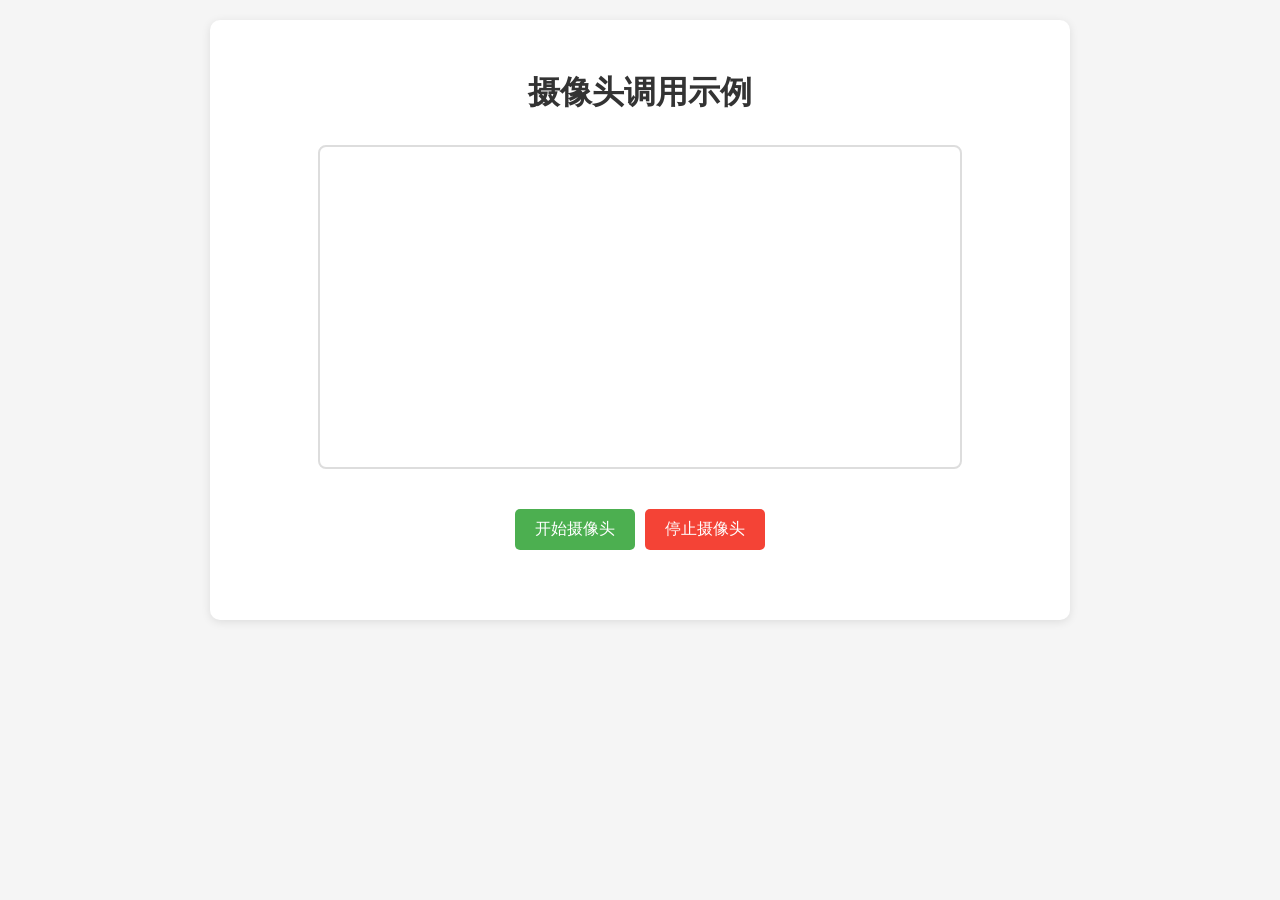
<file: camera.html>
<!DOCTYPE html>
<html lang="zh-CN">
<head>
    <meta charset="UTF-8">
    <meta name="viewport" content="width=device-width, initial-scale=1.0">
    <title>摄像头调用示例</title>
    <style>
        body {
            font-family: 'Microsoft YaHei', Arial, sans-serif;
            background-color: #f5f5f5;
            margin: 0;
            padding: 20px;
        }
        .container {
            max-width: 800px;
            margin: 0 auto;
            background-color: white;
            padding: 30px;
            border-radius: 10px;
            box-shadow: 0 2px 10px rgba(0, 0, 0, 0.1);
        }
        h1 {
            text-align: center;
            color: #333;
            margin-bottom: 30px;
        }
        .camera-container {
            display: flex;
            flex-direction: column;
            align-items: center;
            margin: 20px 0;
        }
        video {
            width: 100%;
            max-width: 640px;
            height: auto;
            border: 2px solid #ddd;
            border-radius: 8px;
            margin-bottom: 20px;
        }
        .button-container {
            display: flex;
            gap: 10px;
            margin: 20px 0;
        }
        button {
            padding: 10px 20px;
            border: none;
            border-radius: 5px;
            font-size: 16px;
            cursor: pointer;
            transition: all 0.3s ease;
        }
        .btn-primary {
            background-color: #4CAF50;
            color: white;
        }
        .btn-primary:hover {
            background-color: #45a049;
        }
        .btn-secondary {
            background-color: #f44336;
            color: white;
        }
        .btn-secondary:hover {
            background-color: #d32f2f;
        }
        .message {
            padding: 15px;
            border-radius: 5px;
            margin: 10px 0;
            font-size: 14px;
        }
        .message.error {
            background-color: #ffebee;
            color: #c62828;
            border-left: 4px solid #f44336;
        }
        .message.success {
            background-color: #e8f5e8;
            color: #2e7d32;
            border-left: 4px solid #4CAF50;
        }
        .message.info {
            background-color: #e3f2fd;
            color: #1565c0;
            border-left: 4px solid #2196F3;
        }
    </style>
</head>
<body>
    <div class="container">
        <h1>摄像头调用示例</h1>
        
        <div class="message info" id="security-info" style="display: none;">
            <strong>安全提示：</strong>摄像头访问需要在 HTTPS 或 localhost 环境下进行。
        </div>
        
        <div class="message error" id="browser-error" style="display: none;">
            <strong>浏览器不支持：</strong>请使用 Chrome、Edge 或 Firefox 浏览器并开启 HTTPS。
        </div>
        
        <div class="camera-container">
            <video id="camera-video" autoplay playsinline></video>
            <div class="button-container">
                <button class="btn-primary" onclick="startCamera()">开始摄像头</button>
                <button class="btn-secondary" onclick="stopCamera()">停止摄像头</button>
            </div>
        </div>
        
        <div class="message" id="error-message" style="display: none;"></div>
    </div>
    
    <script>
        let mediaStream = null;
        let videoElement = document.getElementById('camera-video');
        let errorMessage = document.getElementById('error-message');
        let securityInfo = document.getElementById('security-info');
        let browserError = document.getElementById('browser-error');
        
        // 检查安全上下文
        function checkSecurityContext() {
            if (!window.isSecureContext && window.location.hostname !== 'localhost' && !window.location.hostname.startsWith('127.')) {
                securityInfo.style.display = 'block';
                return false;
            }
            return true;
        }
        
        // 检查浏览器兼容性
        function checkBrowserCompatibility() {
            if (!navigator.mediaDevices || !navigator.mediaDevices.getUserMedia) {
                browserError.style.display = 'block';
                return false;
            }
            return true;
        }
        
        // 开始摄像头
        function startCamera() {
            // 检查安全上下文
            if (!checkSecurityContext()) {
                showError('摄像头访问需要在 HTTPS 或 localhost 环境下进行');
                return;
            }
            
            // 检查浏览器兼容性
            if (!checkBrowserCompatibility()) {
                showError('请使用 Chrome、Edge 或 Firefox 浏览器并开启 HTTPS');
                return;
            }
            
            // 清除之前的错误信息
            hideError();
            
            // 配置摄像头参数
            const constraints = {
                video: {
                    facingMode: 'user' // 优先使用前置摄像头
                },
                audio: false
            };
            
            // 请求摄像头权限
            navigator.mediaDevices.getUserMedia(constraints)
                .then(stream => {
                    mediaStream = stream;
                    videoElement.srcObject = stream;
                    showSuccess('摄像头已成功启动');
                })
                .catch(error => {
                    handleCameraError(error);
                });
        }
        
        // 停止摄像头
        function stopCamera() {
            if (mediaStream) {
                mediaStream.getTracks().forEach(track => {
                    track.stop();
                });
                mediaStream = null;
                videoElement.srcObject = null;
                showSuccess('摄像头已停止');
            } else {
                showError('摄像头未启动');
            }
        }
        
        // 处理摄像头错误
        function handleCameraError(error) {
            console.error('摄像头错误:', error);
            
            switch (error.name) {
                case 'NotAllowedError':
                    showError('摄像头权限被拒绝，请在浏览器设置中允许访问摄像头');
                    break;
                case 'NotFoundError':
                    showError('未找到摄像头设备，请确保摄像头已连接');
                    break;
                case 'NotReadableError':
                    showError('摄像头被其他应用占用，请关闭其他使用摄像头的应用');
                    break;
                case 'OverconstrainedError':
                    showError('摄像头设备无法满足要求，请尝试使用其他摄像头');
                    break;
                default:
                    showError('无法访问摄像头，请检查权限设置和设备连接。错误: ' + error.message);
            }
        }
        
        // 显示错误信息
        function showError(message) {
            errorMessage.className = 'message error';
            errorMessage.textContent = message;
            errorMessage.style.display = 'block';
        }
        
        // 显示成功信息
        function showSuccess(message) {
            errorMessage.className = 'message success';
            errorMessage.textContent = message;
            errorMessage.style.display = 'block';
            
            // 3秒后自动隐藏成功信息
            setTimeout(() => {
                hideError();
            }, 3000);
        }
        
        // 隐藏错误信息
        function hideError() {
            errorMessage.style.display = 'none';
        }
        
        // 页面加载时检查环境
        window.addEventListener('DOMContentLoaded', function() {
            checkSecurityContext();
            checkBrowserCompatibility();
        });
    </script>
</body>
</html>
</file>
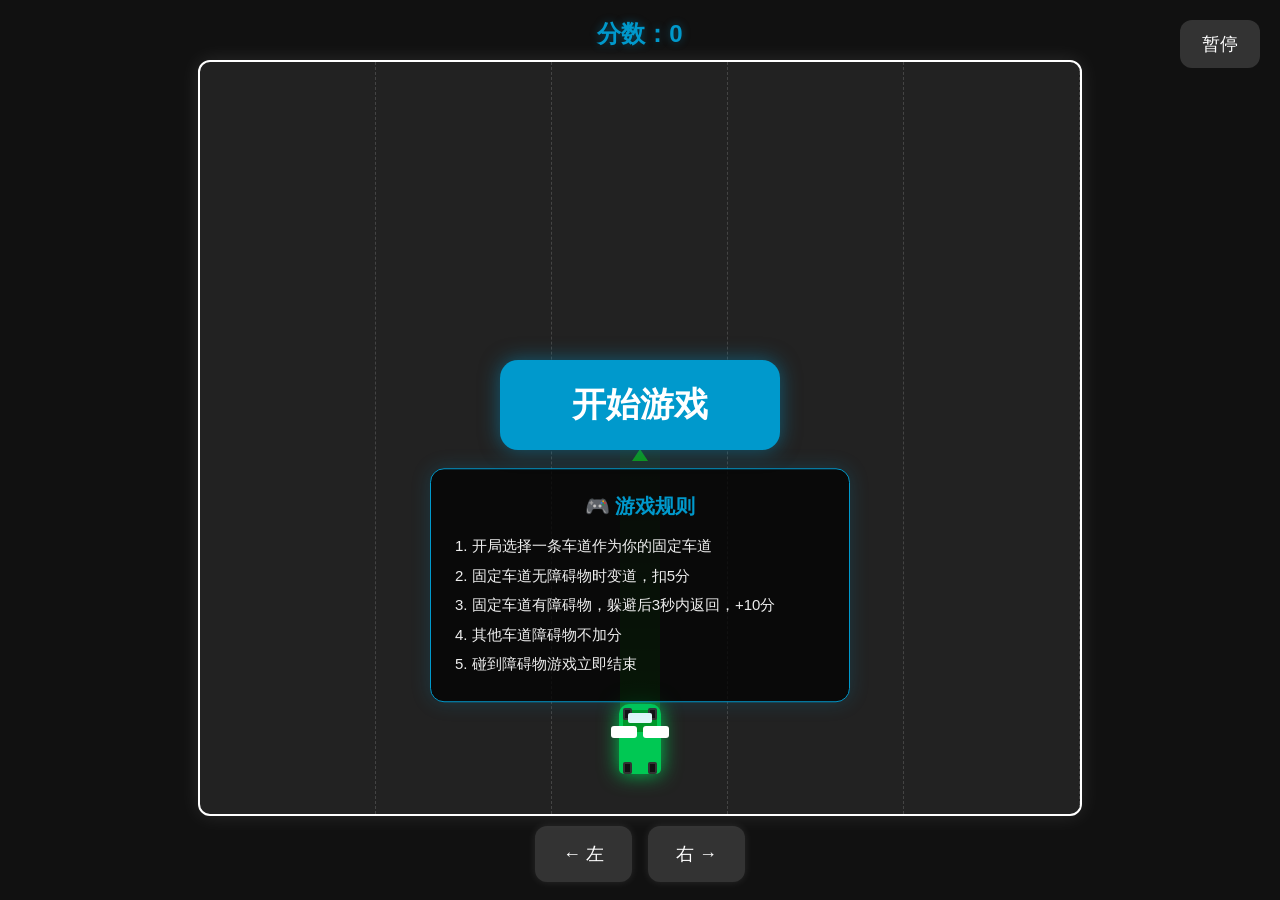
<file: 手动控制.html>
<!DOCTYPE html>
<html lang="zh-CN">
<head>
<meta charset="UTF-8">
<meta name="viewport" content="width=device-width, initial-scale=1.0, user-scalable=no, maximum-scale=1.0, minimum-scale=1.0">
<meta name="screen-orientation" content="landscape">
<meta name="x5-orientation" content="landscape">
<title>5车道避障游戏</title>
<style>
    *{margin:0;padding:0;box-sizing:border-box;}
    html,body{
        width:100%;height:100%;background:#111;color:#fff;
        font-family:Arial,sans-serif;overflow:hidden;
        touch-action:manipulation;
        -webkit-text-size-adjust:100%;
    }
    #portraitTip{
        position:fixed;top:0;left:0;width:100%;height:100%;
        background:#111;z-index:9999;display:none;
        flex-direction:column;justify-content:center;align-items:center;
        color:#09c;font-size:20px;text-align:center;
    }
    @keyframes rotatePhone{
        0%{transform:rotate(0deg);}50%{transform:rotate(90deg);}100%{transform:rotate(0deg);}
    }
    .box{
        width:100%;height:100%;max-width:900px;margin:0 auto;
        display:flex;flex-direction:column;padding:8px;
    }
    .top-info{
        font-size:24px;font-weight:bold;padding:10px 0;text-align:center;
        color:#09c;text-shadow:0 0 8px rgba(0,153,204,0.4);flex-shrink:0;
    }
    .road{
        flex:1;background:#222;border:2px solid #fff;border-radius:12px;
        position:relative;overflow:hidden;min-height:200px;
        box-shadow:0 0 20px rgba(255,255,255,0.1);
    }
    .lane{
        position:absolute;width:20%;height:100%;border-right:1px dashed #444;
    }
    .virtual-straight {
        position:absolute;width:40px;height:300px;bottom:100px;
        background:linear-gradient(to top,rgba(0,255,0,0.25),transparent);
        border-radius:4px;pointer-events:none;margin-left:-20px;z-index:1;
    }
    .virtual-straight::after {
        content:"";position:absolute;top:10px;left:50%;transform:translateX(-50%);
        width:0;height:0;border-left:10px solid transparent;border-right:10px solid transparent;
        border-bottom:16px solid rgba(0,255,0,0.6);
    }
    .virtual-straight::before {
        content:"";position:absolute;top:35px;left:50%;transform:translateX(-50%);
        width:0;height:0;border-left:8px solid transparent;border-right:8px solid transparent;
        border-bottom:12px solid rgba(0,255,0,0.5);
    }
    .car {
        width:42px;height:70px;background:#00c853;position:absolute;bottom:40px;
        transition:left 0.14s ease;border-radius:10px 10px 5px 5px;margin-left:-21px;
        box-shadow:0 0 20px #00c853;z-index:2;
        animation:carFloat 0.4s infinite alternate ease-in-out;
    }
    @keyframes carFloat {
        from{transform:translateY(0);}to{transform:translateY(-1.5px);}
    }
    .car::before {
        content:"";position:absolute;top:6px;left:50%;transform:translateX(-50%);
        width:34px;height:22px;background:#009629;border-radius:6px;
    }
    .car::after {
        content:"";position:absolute;top:9px;left:50%;transform:translateX(-50%);
        width:24px;height:10px;background:#e0f7fa;border-radius:2px;
        box-shadow:-16px 14px 0 1px #fff,16px 14px 0 1px #fff;
    }
    .wheel {
        position:absolute;width:9px;height:12px;background:#111;
        border:2px solid #333;border-radius:2px;
    }
    .fl{top:4px;left:4px;}.fr{top:4px;right:4px;}
    .rl{bottom:0;left:4px;}.rr{bottom:0;right:4px;}
    .obs{
        width:40px;height:40px;background:#f30;position:absolute;border-radius:6px;
        margin-left:-20px;box-shadow:0 0 12px #f30;z-index:1;
    }
    .over{
        position:absolute;top:50%;left:50%;transform:translate(-50%,-50%);
        font-size:40px;color:#f00;font-weight:bold;display:none;z-index:10;
        text-shadow:0 0 10px #f00;
    }
    .ctrl{
        display:flex;gap:16px;justify-content:center;margin:10px 0;flex-shrink:0;
    }
    .ctrl button{
        padding:16px 28px;font-size:18px;background:#333;color:#fff;
        border:none;border-radius:12px;transition:0.2s;
        box-shadow:0 0 8px rgba(255,255,255,0.1);-webkit-tap-highlight-color:transparent;
    }
    .ctrl button:active{background:#555;transform:scale(0.95);}
    #startBtn{
        position:absolute;top:45%;left:50%;transform:translate(-50%,-50%);
        width:280px;height:90px;font-size:34px;background:#09c;color:#fff;
        font-weight:bold;border:none;border-radius:18px;z-index:99;
        box-shadow:0 0 20px rgba(0,153,204,0.5);transition:0.2s;
        -webkit-tap-highlight-color:transparent;
    }
    #startBtn:active{transform:translate(-50%,-50%) scale(0.95);}

    .rule-box{
        position:absolute;top:65%;left:50%;transform:translate(-50%,-50%);
        background:rgba(0,0,0,0.75);padding:20px 24px;border-radius:14px;
        border:1px solid #09c;font-size:15px;line-height:1.7;color:#eee;
        z-index:98;width:90%;max-width:420px;text-align:left;
        box-shadow:0 0 20px rgba(0,153,204,0.2);
    }
    .rule-box h4{
        text-align:center;margin-bottom:10px;color:#09c;font-size:20px;
    }
    .rule-box p{
        margin:4px 0;
    }

    .lane-select{
        position:absolute;top:35%;left:50%;transform:translate(-50%,-50%);
        background:rgba(0,0,0,0.85);padding:22px;border-radius:14px;
        border:2px solid #09c;z-index:100;display:none;
        box-shadow:0 0 30px rgba(0,153,204,0.3);width:90%;max-width:400px;
    }
    .lane-select h4{
        text-align:center;margin-bottom:16px;font-size:22px;color:#09c;
    }
    .lane-buttons{
        display:flex;gap:10px;justify-content:center;
        flex-wrap:nowrap !important;white-space:nowrap;
    }
    .lane-btn{
        width:60px;height:60px;line-height:60px;text-align:center;
        background:#333;border:2px solid #666;border-radius:12px;
        font-size:18px;cursor:pointer;transition:0.2s;
        flex-shrink:0;
    }
    .lane-btn.active{
        background:#09c;border-color:#fff;box-shadow:0 0 10px #09c;
    }
    .confirm-lane{
        margin-top:16px;padding:12px 0;font-size:18px;background:#09c;
        border:none;border-radius:12px;color:#fff;cursor:pointer;transition:0.2s;
        width:100%;
    }

    #pauseBtn{
        position:absolute;top:20px;right:20px;z-index:90;padding:12px 22px;
        font-size:18px;background:#333;color:#fff;border:none;border-radius:12px;
        cursor:pointer;transition:0.2s;
        -webkit-tap-highlight-color:transparent;
    }
    .pause-mask{
        position:absolute;top:0;left:0;width:100%;height:100%;
        background:rgba(0,0,0,0.85);z-index:80;display:none;
        justify-content:center;align-items:center;
    }
    .pause-text{
        font-size:56px;color:#fff;font-weight:bold;text-shadow:0 0 10px #09c;
    }
    #resumeBtn{
        margin-top:24px;padding:14px 30px;font-size:22px;background:#09c;
        border:none;border-radius:14px;color:#fff;cursor:pointer;
    }
    .score-add{
        position:absolute;color:#ffff00;font-size:28px;font-weight:bold;
        z-index:5;opacity:0.2;pointer-events:none;
        animation:scoreFloat 1s ease-out forwards;
    }
    .score-sub{
        position:absolute;color:#ff4444;font-size:28px;font-weight:bold;
        z-index:5;opacity:0.2;pointer-events:none;
        animation:scoreFloat 1s ease-out forwards;
    }
    @keyframes scoreFloat {
        0%{transform:translateY(0);opacity:0.2;}
        50%{transform:translateY(-20px);opacity:0.2;}
        100%{transform:translateY(-40px);opacity:0;}
    }
    @media screen and (max-width:768px) and (orientation:portrait){
        .box{display:none;}#portraitTip{display:flex;}
    }
</style>
</head>
<body>

<div id="portraitTip">
    <div style="animation:rotatePhone 1.5s infinite;font-size:60px;margin-bottom:20px">📱</div>
    <p>请横屏游玩</p>
</div>

<div class="box">
    <div class="top-info">分数：<span id="score">0</span></div>
    <div class="over" id="over">游戏结束</div>
    <div class="road">
        <div class="lane" style="left:0"></div>
        <div class="lane" style="left:20%"></div>
        <div class="lane" style="left:40%"></div>
        <div class="lane" style="left:60%"></div>
        <div class="lane" style="left:80%"></div>
        <div id="virtualStraight" class="virtual-straight"></div>
        <div class="car" id="car">
            <div class="wheel fl"></div><div class="wheel fr"></div>
            <div class="wheel rl"></div><div class="wheel rr"></div>
        </div>
    </div>
    <div class="ctrl">
        <button onclick="moveLeft()">← 左</button>
        <button onclick="moveRight()">右 →</button>
    </div>
</div>

<button id="startBtn">开始游戏</button>

<div class="rule-box">
    <h4>🎮 游戏规则</h4>
    <p>1. 开局选择一条车道作为你的固定车道</p>
    <p>2. 固定车道无障碍物时变道，扣5分</p>
    <p>3. 固定车道有障碍物，躲避后3秒内返回，+10分</p>
    <p>4. 其他车道障碍物不加分</p>
    <p>5. 碰到障碍物游戏立即结束</p>
</div>

<div class="lane-select" id="laneSelect">
    <h4>选择初始车道</h4>
    <div class="lane-buttons">
        <div class="lane-btn" data-lane="0">1</div>
        <div class="lane-btn" data-lane="1">2</div>
        <div class="lane-btn active" data-lane="2">3</div>
        <div class="lane-btn" data-lane="3">4</div>
        <div class="lane-btn" data-lane="4">5</div>
    </div>
    <button class="confirm-lane" onclick="confirmLane()">确认选择</button>
</div>

<button id="pauseBtn">暂停</button>
<div class="pause-mask" id="pauseMask">
    <div>
        <div class="pause-text">游戏暂停</div>
        <button id="resumeBtn" onclick="resumeGame()">继续游戏</button>
    </div>
</div>

<script>
const car = document.getElementById('car');
const road = document.querySelector('.road');
const scoreText = document.getElementById('score');
const overText = document.getElementById('over');
const startBtn = document.getElementById('startBtn');
const ruleBox = document.querySelector('.rule-box');
const virtualStraight = document.getElementById('virtualStraight');
const laneSelect = document.getElementById('laneSelect');
const laneButtons = document.querySelectorAll('.lane-btn');
const pauseBtn = document.getElementById('pauseBtn');
const pauseMask = document.getElementById('pauseMask');

function getLaneCenter(){
    let w = road.clientWidth;
    return [w*0.1, w*0.3, w*0.5, w*0.7, w*0.9];
}

let laneCenter = getLaneCenter();
let currentLane = 2;
let targetLane = 2;
let score = 0;
let speed = 1.2;
let gameRunning = false;
let obsList = [];
let lastAvoidObsTime = 0;
let gamePaused = false;
let animationFrameId = 0;

car.style.left = laneCenter[currentLane] + 'px';
virtualStraight.style.left = laneCenter[currentLane] + 'px';

window.addEventListener('resize', ()=>{
    laneCenter = getLaneCenter();
    car.style.left = laneCenter[currentLane] + 'px';
    virtualStraight.style.left = laneCenter[currentLane] + 'px';
    checkOrientation();
});

function checkOrientation(){
    if(window.innerWidth < window.innerHeight && window.innerWidth <= 768){
        document.getElementById('portraitTip').style.display = 'flex';
        document.querySelector('.box').style.display = 'none';
    }else{
        document.getElementById('portraitTip').style.display = 'none';
        document.querySelector('.box').style.display = 'flex';
    }
}
checkOrientation();

laneButtons.forEach(btn => {
    btn.addEventListener('click', () => {
        laneButtons.forEach(b => b.classList.remove('active'));
        btn.classList.add('active');
        targetLane = parseInt(btn.dataset.lane);
    });
});

function confirmLane() {
    currentLane = targetLane;
    car.style.left = laneCenter[currentLane] + 'px';
    virtualStraight.style.left = laneCenter[currentLane] + 'px';
    laneSelect.style.display = 'none';
    spawnObs();
    gameLoop();
}

// 判断目标车道是否有障碍物
function hasObstacleInTargetLane() {
    return obsList.some(obj => obj.lane === targetLane);
}

// 扣分动画
function showScoreSub() {
    const sub = document.createElement('div');
    sub.className = 'score-sub';
    sub.textContent = '-5';
    sub.style.left = (parseFloat(car.style.left) + 10) + 'px';
    sub.style.top = (parseFloat(car.style.top) - 20) + 'px';
    road.appendChild(sub);
    setTimeout(() => sub.remove(), 1000);
}

function moveLeft(){
    if(!gameRunning || gamePaused) return;

    // 目标车道没障碍物 → 变道扣5分
    if (currentLane === targetLane && !hasObstacleInTargetLane()) {
        score -= 5;
        scoreText.textContent = score;
        showScoreSub();
    }

    if(currentLane > 0) currentLane--;
    car.style.left = laneCenter[currentLane] + 'px';
    virtualStraight.style.left = laneCenter[currentLane] + 'px';
    checkBackToTargetLane();
}
function moveRight(){
    if(!gameRunning || gamePaused) return;

    // 目标车道没障碍物 → 变道扣5分
    if (currentLane === targetLane && !hasObstacleInTargetLane()) {
        score -= 5;
        scoreText.textContent = score;
        showScoreSub();
    }

    if(currentLane < 4) currentLane++;
    car.style.left = laneCenter[currentLane] + 'px';
    virtualStraight.style.left = laneCenter[currentLane] + 'px';
    checkBackToTargetLane();
}

// 只有自己车道避障回来才加分
function checkBackToTargetLane() {
    if (!gameRunning || gamePaused) return;
    if (lastAvoidObsTime <= 0) return;

    if (currentLane === targetLane && (Date.now() - lastAvoidObsTime) <= 3000) {
        score += 10;
        scoreText.textContent = score;
        showScoreAdd();
        lastAvoidObsTime = 0;
    }
}

function showScoreAdd() {
    const scoreAdd = document.createElement('div');
    scoreAdd.className = 'score-add';
    scoreAdd.textContent = '+10';
    scoreAdd.style.left = (parseFloat(car.style.left) + 10) + 'px';
    scoreAdd.style.top = (parseFloat(car.style.top) - 20) + 'px';
    road.appendChild(scoreAdd);
    setTimeout(() => scoreAdd.remove(), 1000);
}

// ✅ 障碍物减少（间隔变大）
function spawnObs(){
    if(!gameRunning || gamePaused) return;
    let lane = Math.floor(Math.random()*5);
    let div = document.createElement('div');
    div.className = 'obs';
    div.style.left = laneCenter[lane] + 'px';
    div.style.top = '0px';
    road.appendChild(div);
    obsList.push({el:div, lane:lane});

    // 障碍物生成间隔变大 → 更少
    let baseDelay = 900 - 50 * (speed - 1.2);
    let minDelay = Math.max(400, baseDelay);
    setTimeout(spawnObs, minDelay + Math.random()*150);
}

function gameLoop(){
    if(!gameRunning || gamePaused) return;
    speed += 0.0012;

    obsList.forEach((obj,i)=>{
        let y = parseFloat(obj.el.style.top) + speed;
        obj.el.style.top = y + 'px';

        if(y > road.clientHeight){
            obj.el.remove();
            obsList.splice(i,1);
            score++;
            scoreText.textContent = score;
            
            if (obj.lane === targetLane) {
                lastAvoidObsTime = Date.now();
            }
        }

        if(obj.lane === currentLane && y > road.clientHeight - 120 && y < road.clientHeight - 40){
            gameOver();
        }
    });
    animationFrameId = requestAnimationFrame(gameLoop);
}

function gameOver(){
    gameRunning = false;
    gamePaused = false;
    cancelAnimationFrame(animationFrameId);
    overText.style.display = 'block';
    startBtn.style.display = 'block';
    startBtn.textContent = '重新开始';
    ruleBox.style.display = 'block';
    pauseBtn.style.display = 'none';
    
    // 存储得分到localStorage
    if (score > 0) {
        const currentHighScore = localStorage.getItem('manualCarHighScore') || 0;
        if (score > parseInt(currentHighScore)) {
            localStorage.setItem('manualCarHighScore', score.toString());
            alert(`新的最高分！得分：${score}`);
        }
    }
}

function pauseGame() {
    if (!gameRunning) return;
    gamePaused = true;
    pauseMask.style.display = 'flex';
    cancelAnimationFrame(animationFrameId);
}

function resumeGame() {
    if (!gameRunning) return;
    gamePaused = false;
    pauseMask.style.display = 'none';
    gameLoop();
}

pauseBtn.addEventListener('click', pauseGame);

startBtn.addEventListener('click',()=>{
    if(gameRunning) return;
    obsList.forEach(o=>o.el.remove());
    obsList = [];
    score = 0;
    scoreText.textContent = '0';
    speed = 1.2;
    targetLane = 2;
    currentLane = 2;
    lastAvoidObsTime = 0;
    gamePaused = false;
    
    car.style.left = laneCenter[currentLane] + 'px';
    virtualStraight.style.left = laneCenter[currentLane] + 'px';
    overText.style.display = 'none';
    startBtn.style.display = 'none';
    ruleBox.style.display = 'none';
    gameRunning = true;
    pauseBtn.style.display = 'block';
    pauseMask.style.display = 'none';

    laneSelect.style.display = 'block';
    laneButtons.forEach(b => b.classList.remove('active'));
    laneButtons[targetLane].classList.add('active');
});
</script>
</body>
</html>
</file>
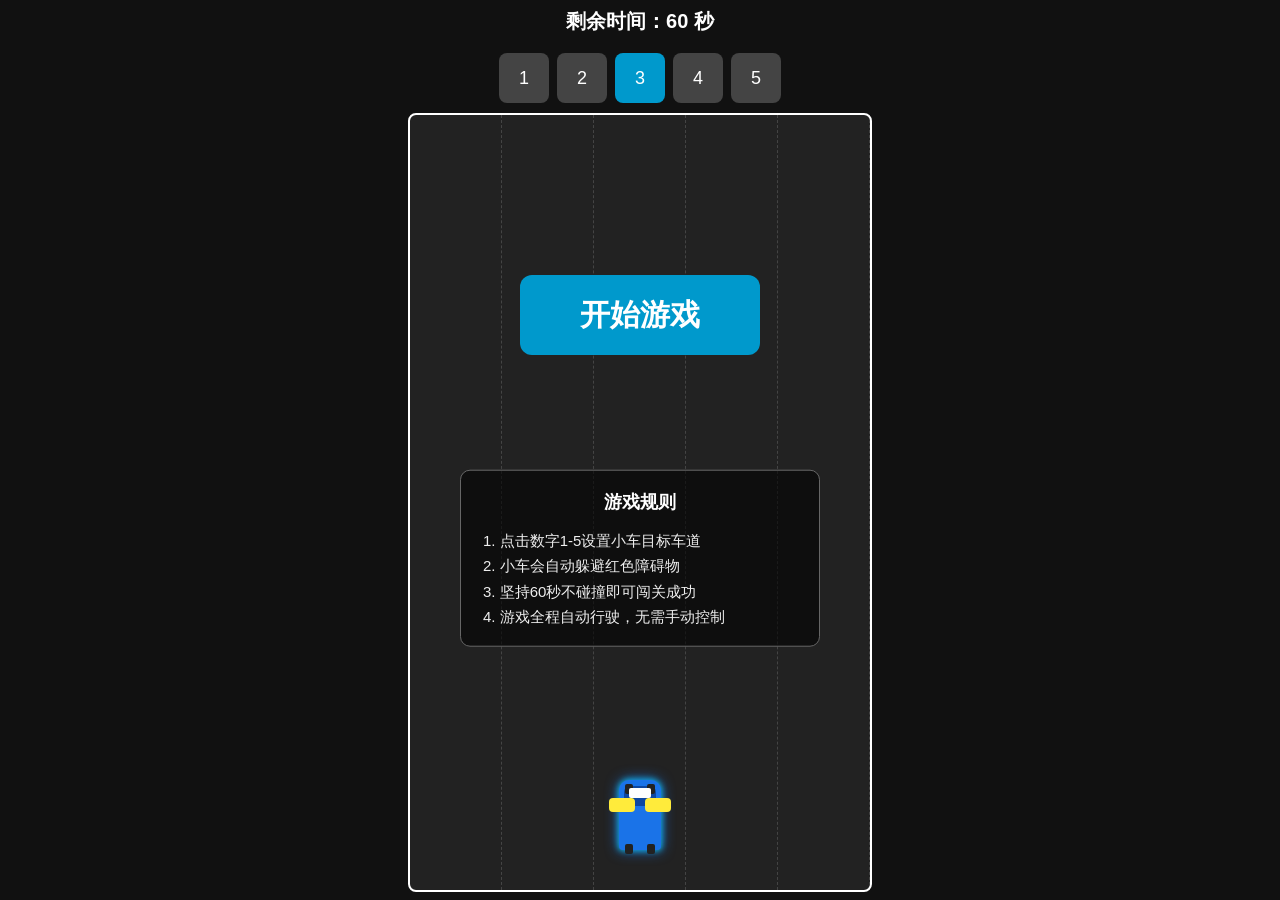
<file: 智能驾驶.html>
<!DOCTYPE html>
<html lang="zh-CN">
<head>
<meta charset="UTF-8">
<meta name="viewport" content="width=device-width, initial-scale=1.0, user-scalable=no">
<title>5车道自动避障</title>
<style>
    *{margin:0;padding:0;box-sizing:border-box;}
    html,body{
        width:100%;
        height:100%;
        background:#111;
        color:#fff;
        font-family:Arial,sans-serif;
        overflow:hidden;
    }
    .box{
        width:100%;max-width:480px;height:100%;
        margin:0 auto;display:flex;flex-direction:column;padding:8px;
    }
    
    .time-box {
        font-size:20px;font-weight:bold;margin-bottom:8px;text-align:center;
    }

    .road{
        flex:1;background:#222;border:2px solid #fff;border-radius:8px;
        position:relative;overflow:hidden;min-height:300px;
    }
    .lane{
        position:absolute;width:20%;height:100%;border-right:1px dashed #444;
    }

    .virtual-straight {
        position: absolute;
        width: 40px;
        height: 300px;
        bottom: 100px;
        background: linear-gradient(to top, rgba(0,255,0,0.25), transparent);
        border-radius: 4px;
        pointer-events: none;
        margin-left: -20px;
        z-index: 1;
        display: none;
    }

    /* 虚拟车道箭头 */
    .virtual-straight::after {
        content: "";
        position: absolute;
        top: 10px;
        left: 50%;
        transform: translateX(-50%);
        width: 0;
        height: 0;
        border-left: 10px solid transparent;
        border-right: 10px solid transparent;
        border-bottom: 16px solid rgba(0, 255, 0, 0.6);
    }
    .virtual-straight::before {
        content: "";
        position: absolute;
        top: 35px;
        left: 50%;
        transform: translateX(-50%);
        width: 0;
        height: 0;
        border-left: 8px solid transparent;
        border-right: 8px solid transparent;
        border-bottom: 12px solid rgba(0, 255, 0, 0.5);
    }

    /* 更形象的小车样式 */
    .car {
        width: 42px;
        height: 70px;
        background: #1a73e8;
        position: absolute;
        bottom: 40px;
        transition: left 0.14s ease;
        border-radius: 10px 10px 4px 4px;
        margin-left: -21px;
        box-shadow: 0 0 14px #1a73e8, 0 0 6px #0ff;
        z-index: 2;
        /* 前进动画：轻微上下浮动 */
        animation: carMove 0.4s infinite alternate ease-in-out;
    }

    /* 前进浮动动画 */
    @keyframes carMove {
        from { transform: translateY(0); }
        to   { transform: translateY(-1px); }
    }

    /* 车头 */
    .car::before {
        content: "";
        position: absolute;
        top: 6px;
        left: 50%;
        transform: translateX(-50%);
        width: 32px;
        height: 20px;
        background: #0d47a1;
        border-radius: 6px;
    }

    /* 挡风玻璃 + 车灯 */
    .car::after {
        content: "";
        position: absolute;
        top: 8px;
        left: 50%;
        transform: translateX(-50%);
        width: 22px;
        height: 10px;
        background: #fff;
        border-radius: 2px;
        box-shadow: 
            -18px 12px 0 2px #ffeb3b, /* 左车灯 */
             18px 12px 0 2px #ffeb3b; /* 右车灯 */
        animation: lightFlash 1.2s infinite alternate;
    }

    /* 车灯呼吸效果 */
    @keyframes lightFlash {
        from { opacity: 0.8; }
        to   { opacity: 1; box-shadow: -18px 12px 0 3px #ff0, 18px 12px 0 3px #ff0; }
    }

    /* 车轮 */
    .car-wheel {
        position: absolute;
        width: 8px;
        height: 10px;
        background: #222;
        border-radius: 2px;
        bottom: -4px;
    }
    .wheel1{ left:6px; }
    .wheel2{ right:6px; }
    .wheel3{ left:6px; top:4px; }
    .wheel4{ right:6px; top:4px; }

    .obs{
        width:40px;height:40px;background:#f30;
        position:absolute;border-radius:4px;
        margin-left:-20px;box-shadow:0 0 10px #f30;z-index:1;
    }
    .finish{
        position:absolute;top:50%;left:50%;
        transform:translate(-50%,-50%);
        font-size:32px;color:#0f0;font-weight:bold;
        display:none;text-align:center;z-index:10;
    }
    .panel{
        display:flex;gap:8px;justify-content:center;margin:10px 0;
    }
    .laneBtn{
        width:50px;height:50px;font-size:18px;
        background:#444;color:#fff;border:none;border-radius:8px;
    }
    .laneBtn.active{ background:#09c; }

    #startBtn{
        position:absolute;top:35%;left:50%;transform:translate(-50%,-50%);
        width:240px;height:80px;font-size:30px;background:#09c;color:#fff;
        font-weight:bold;border:none;border-radius:12px;z-index:99;
    }

    .rule-box{
        position:absolute;top:62%;left:50%;transform:translate(-50%,-50%);
        background:rgba(0,0,0,0.6);padding:16px 22px;border-radius:10px;
        border:1px solid #666;font-size:15px;line-height:1.7;color:#eee;
        z-index:98;width:90%;max-width:360px;text-align:left;
    }
    .rule-box h4{
        text-align:center;margin-bottom:10px;color:#fff;font-size:18px;
    }
</style>
</head>
<body>

<div class="box">
    <div class="time-box">剩余时间：<span id="time">60</span> 秒</div>
    <div class="finish" id="finish">闯关成功！</div>

    <div class="panel">
        <button class="laneBtn" data-lane="0">1</button>
        <button class="laneBtn" data-lane="1">2</button>
        <button class="laneBtn active" data-lane="2">3</button>
        <button class="laneBtn" data-lane="3">4</button>
        <button class="laneBtn" data-lane="4">5</button>
    </div>

    <div class="road">
        <div class="lane" style="left:0"></div>
        <div class="lane" style="left:20%"></div>
        <div class="lane" style="left:40%"></div>
        <div class="lane" style="left:60%"></div>
        <div class="lane" style="left:80%"></div>
        <div id="virtualStraight" class="virtual-straight"></div>
        <canvas id="curveCanvas" style="position:absolute; bottom:100px; left:0; width:100%; height:300px; pointer-events:none; z-index:1; display: none;"></canvas>
        
        <div class="car" id="car">
            <div class="car-wheel wheel1"></div>
            <div class="car-wheel wheel2"></div>
            <div class="car-wheel wheel3"></div>
            <div class="car-wheel wheel4"></div>
        </div>
    </div>
</div>

<button id="startBtn">开始游戏</button>
<div class="rule-box">
    <h4>游戏规则</h4>
    1. 点击数字1-5设置小车目标车道<br>
    2. 小车会自动躲避红色障碍物<br>
    3. 坚持60秒不碰撞即可闯关成功<br>
    4. 游戏全程自动行驶，无需手动控制
</div>

<script>
const car = document.getElementById('car');
const road = document.querySelector('.road');
const timeText = document.getElementById('time');
const finishText = document.getElementById('finish');
const laneBtns = document.querySelectorAll('.laneBtn');
const virtualStraight = document.getElementById('virtualStraight');
const curveCanvas = document.getElementById('curveCanvas');
const ctx = curveCanvas.getContext('2d');
const startBtn = document.getElementById('startBtn');
const ruleBox = document.querySelector('.rule-box');

function resizeRoad(){
    curveCanvas.width = road.clientWidth;
    curveCanvas.height = 300;
    laneCenter.length = 0;
    let w = road.clientWidth;
    laneCenter.push(w*0.1, w*0.3, w*0.5, w*0.7, w*0.9);
    car.style.left = laneCenter[currentLane] + 'px';
}

const laneCenter = [];
let currentLane = 2;
let targetLane = 2;
let obsList = [];
let running = false;
let time = 60;

let avoidStayTime = 0;
const stayFrames = 20;

resizeRoad();
window.addEventListener('resize', resizeRoad);

laneBtns.forEach(btn => {
    btn.onclick = () => {
        laneBtns.forEach(b => b.classList.remove('active'));
        btn.classList.add('active');
        targetLane = parseInt(btn.dataset.lane);
    };
});

function startGame(){
    if(running) return;

    startBtn.style.display = 'none';
    ruleBox.style.display = 'none';
    running = true;

    virtualStraight.style.display = 'block';
    curveCanvas.style.display = 'block';

    setInterval(() => {
        if(!running) return;
        obsList.forEach((obj, i) => {
            let y = parseFloat(obj.el.style.top) + 3.8;
            obj.el.style.top = y + 'px';
            if(y > road.clientHeight){
                obj.el.remove();
                obsList.splice(i, 1);
            }
        });
    }, 20);

    gameLoop();
    setInterval(spawnObs, 1400);

    let timer = setInterval(() => {
        if(!running) return;
        time--;
        timeText.textContent = time;
        if(time <= 0){
            clearInterval(timer);
            running = false;
            finishText.style.display = 'block';
            startBtn.style.display = 'block';
            startBtn.textContent = '重新开始';
            ruleBox.style.display = 'block';
        }
    }, 1000);
}

function spawnObs(){
    if(!running) return;
    let lane = Math.floor(Math.random() * 5);
    let div = document.createElement('div');
    div.className = 'obs';
    div.style.left = laneCenter[lane] + 'px';
    div.style.top = '0px';
    road.appendChild(div);
    obsList.push({ el: div, lane: lane });
}

function drawCurve(){
    ctx.clearRect(0, 0, curveCanvas.width, curveCanvas.height);
    if(currentLane === targetLane) return;

    ctx.strokeStyle = 'rgba(0,255,0,0.3)';
    ctx.lineWidth = 2;
    ctx.setLineDash([6,6]);

    const x1 = laneCenter[currentLane];
    const x2 = laneCenter[targetLane];
    const h = curveCanvas.height;

    ctx.beginPath();
    ctx.moveTo(x1, h);
    ctx.bezierCurveTo(x1, h*0.6, x2, h*0.4, x2, 0);
    ctx.stroke();
}

function gameLoop(){
    if(!running) return;

    let inDanger = obsList.some(o => {
        const y = parseFloat(o.el.style.top);
        return o.lane === currentLane && y > 380 && y < 660;
    });

    if(inDanger){
        currentLane = currentLane < 4 ? currentLane + 1 : currentLane - 1;
        avoidStayTime = stayFrames;
    }else{
        if(avoidStayTime > 0){
            avoidStayTime--;
        }else{
            if(currentLane < targetLane) currentLane++;
            if(currentLane > targetLane) currentLane--;
        }
    }

    car.style.left = laneCenter[currentLane] + 'px';
    virtualStraight.style.left = laneCenter[targetLane] + 'px';
    drawCurve();

    requestAnimationFrame(gameLoop);
}

startBtn.addEventListener('click', function(){
    if(time <= 0){
        time = 60;
        timeText.textContent = '60';
        finishText.style.display = 'none';
        obsList.forEach(o => o.el.remove());
        obsList = [];
        currentLane = 2;
        targetLane = 2;
        laneBtns.forEach((b,i)=>{
            b.classList.toggle('active', i===2);
        });
    }
    startGame();
});
</script>
</body>
</html>
</file>
